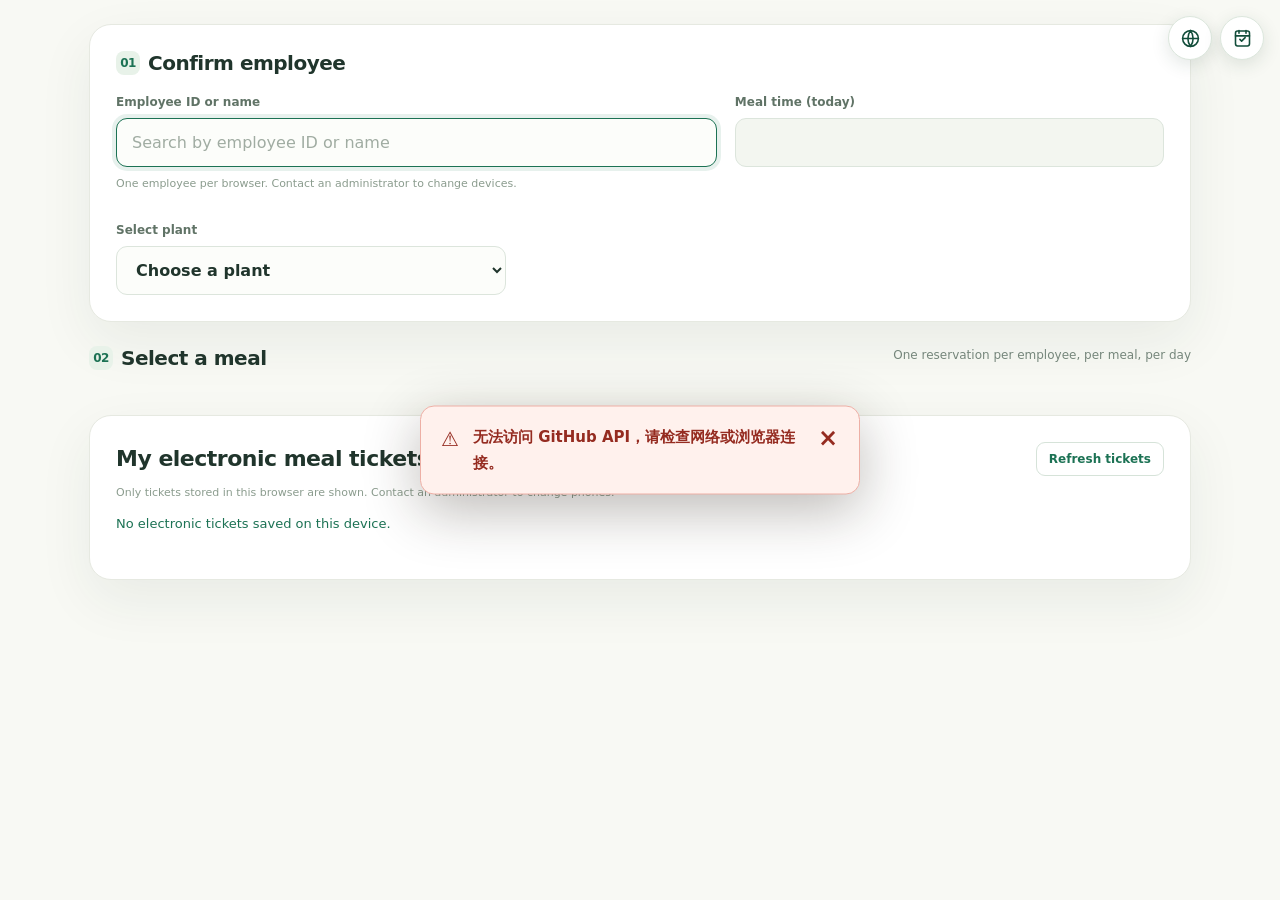
<file: index.html>
<!doctype html>
<html lang="zh-CN">
<head>
  <meta charset="utf-8"><meta name="viewport" content="width=device-width, initial-scale=1">
  <meta name="theme-color" content="#f8f9f4">
  <title>员工用餐预约</title>
  <link rel="stylesheet" href="./styles.css">
</head>
<body class="staff-page">
  <!-- Two fixed, icon-only actions float over the page; they do not reserve a header row. -->
  <nav class="floating-staff-nav" aria-label="快速操作 / Quick actions">
    <label class="language-picker" for="languageSelect">
      <svg class="floating-icon" viewBox="0 0 24 24" fill="none" stroke="currentColor" stroke-width="1.8" stroke-linecap="round" stroke-linejoin="round" aria-hidden="true">
        <circle cx="12" cy="12" r="9"/><path d="M3 12h18M12 3a15 15 0 0 1 0 18M12 3a15 15 0 0 0 0 18"/>
      </svg>
      <select id="languageSelect" aria-label="选择语言 / Choose language / Elegir idioma">
        <option value="zh">中文</option>
        <option value="en">English</option>
        <option value="es">Español (México)</option>
      </select>
    </label>
    <a class="navlink" href="#myReservations" id="jumpToLookup" title="我的预约">
      <svg class="floating-icon" viewBox="0 0 24 24" fill="none" stroke="currentColor" stroke-width="1.8" stroke-linecap="round" stroke-linejoin="round" aria-hidden="true">
        <rect x="4" y="3.5" width="16" height="17" rx="2.4"/><path d="M8 3v3M16 3v3M4 9h16m-11 4 2 2 4-4"/>
      </svg>
      <span class="sr-only" data-i18n="myReservations">我的预约</span>
    </a>
  </nav>
  <main class="shell main compact-main">
    <div id="demoHint" class="notice hidden" data-i18n="demoNotice">🧪 演示模式：数据仅保存在当前浏览器，不会写入正式系统。</div>
    <section class="panel" aria-labelledby="employeeTitle">
      <div class="panel-head"><h2 class="section-title" id="employeeTitle"><span class="step">01</span><span data-i18n="employeeSection">确认员工信息</span></h2></div>
      <div class="fields">
        <div>
          <label class="label" for="employeeInput" data-i18n="employeeId">员工工号或姓名</label>
          <div class="search-wrap"><input id="employeeInput" class="control" type="search" inputmode="search" maxlength="80" autocomplete="off" placeholder="输入工号或员工姓名" aria-autocomplete="list" aria-expanded="false" aria-controls="employeeDropdown"><div id="employeeDropdown" class="dropdown hidden" role="listbox"></div></div>
          <div id="selectedEmployee" class="employee-selected hidden"></div>
          <p class="tiny-note" data-i18n="deviceNotice">每个浏览器只允许绑定一名员工；换设备请联系管理员。</p>
        </div>
        <div><label class="label" for="mealDate" data-i18n="mealDate">用餐时间（当天）</label><input id="mealDate" type="text" class="control fixed-date" readonly aria-readonly="true"></div>
        <div class="plant-field"><label class="label" for="plantSelect" data-i18n="plantLabel">选择 Plant</label>
          <select class="control" id="plantSelect" required><option value="" data-i18n="plantPlaceholder">请选择 Plant</option><option value="D">Plant D</option><option value="G">Plant G</option><option value="B">Plant B</option><option value="H">Plant H</option></select>
        </div>
      </div>
    </section>
    <section class="section-margin" aria-labelledby="mealsTitle"><div class="panel-head" style="margin-bottom:0"><h2 class="section-title" id="mealsTitle"><span class="step">02</span><span data-i18n="chooseMeal">选择预约餐次</span></h2><span class="hint" data-i18n="mealRule">每位员工每天每个餐次限预约一次</span></div><div id="mealsGrid" class="meal-grid"><div class="panel" style="grid-column:1/-1;color:#748b7b" data-i18n="loadingMeals">正在读取餐次设置…</div></div></section>
    <section id="myReservations" class="panel lookup-panel" aria-labelledby="lookupTitle">
      <div class="lookup-head"><h2 id="lookupTitle" data-i18n="ticketMyTitle">我的电子餐票</h2><button id="ticketRefresh" class="action secondary small" type="button" data-i18n="ticketRefresh">刷新餐票状态</button></div>
      <p class="tiny-note" data-i18n="ticketLocalInfo">仅显示保存在本机浏览器中的餐票。更换手机请联系管理员。</p>
      <div id="lookupStatus" class="status" role="status" aria-live="polite"></div>
      <div id="reservationList" class="reservation-list" aria-live="polite"></div>
    </section>
  </main>
  <div class="modal-backdrop" id="reserveModal" role="dialog" aria-modal="true" aria-labelledby="modalTitle" aria-hidden="true"><div class="modal"><button id="closeModal" class="x" aria-label="关闭">×</button><div class="confirm-icon" id="modalEmoji">🥢</div><h2 id="modalTitle"></h2><p id="modalText" class="modal-desc"></p><div class="modal-detail" id="modalDetail"></div><div id="modalStatus" class="status" aria-live="polite"></div><div class="modal-actions"><button id="cancelBtn" class="action secondary" data-i18n="goBack">返回修改</button><button id="confirmBtn" class="action" data-i18n="confirm">确认预约</button></div></div></div>
  <div id="ticketOverlay" class="ticket-overlay hidden" role="dialog" aria-modal="true" aria-labelledby="ticketOverlayTitle" aria-hidden="true">
    <div id="ticketScreen" class="ticket-screen">
      <button type="button" id="ticketClose" class="ticket-overlay-close" aria-label="Close">×</button>
      <div id="ticketMainIcon" class="ticket-big-icon" aria-hidden="true">🎟️</div>
      <h2 id="ticketOverlayTitle"></h2>
      <div id="ticketCode" class="ticket-big-code"></div>
      <p id="ticketDetails" class="ticket-details"></p>
      <div id="ticketEmployee" class="ticket-employee" aria-label="员工信息">
        <div class="ticket-employee-row"><span id="ticketEmployeeNameLabel">员工姓名</span><strong id="ticketEmployeeName"></strong></div>
        <div class="ticket-employee-row"><span id="ticketEmployeeIdLabel">员工工号</span><strong id="ticketEmployeeId"></strong></div>
      </div>
      <!-- V14.5: two real, separately animated ticket pieces, never a success badge. -->
      <div id="ticketTear" class="ticket-tear hidden" aria-hidden="true">
        <div id="ticketTearUpper" class="ticket-tear-half ticket-tear-upper">
          <span class="ticket-tear-glyph" aria-hidden="true">🎟️</span>
          <span id="ticketTearNumberLabel" class="ticket-tear-caption"></span>
          <strong id="ticketTearCode" class="ticket-tear-code"></strong>
          <div class="ticket-tear-person"><span id="ticketTearNameLabel"></span><strong id="ticketTearName"></strong></div>
          <div class="ticket-tear-person"><span id="ticketTearIdLabel"></span><strong id="ticketTearId"></strong></div>
          <div class="ticket-tear-perforation" aria-hidden="true"></div>
        </div>
        <div id="ticketTearLower" class="ticket-tear-half ticket-tear-lower">
          <div class="ticket-tear-perforation" aria-hidden="true"></div>
          <strong id="ticketTearPlant"></strong>
          <strong id="ticketTearMeal"></strong>
          <span class="ticket-tear-lower-icon" aria-hidden="true">✦ ✦ ✦</span>
        </div>
      </div>
      <div id="ticketSlide" class="ticket-slide" role="slider" tabindex="0" aria-valuemin="0" aria-valuemax="100" aria-valuenow="0" aria-label="滑动撕票">
        <span id="ticketSlideKnob" class="ticket-slide-knob">❯❯</span><span id="ticketSlideHint" class="ticket-slide-hint"></span>
      </div>
      <div id="ticketVisual" class="ticket-visual hidden"><span id="ticketMarkerLabel" class="ticket-marker-label" data-i18n="ticketMarkerLabel">随机动态标识</span><div id="ticketSymbol" class="ticket-symbol"></div><div id="ticketSeconds" class="ticket-seconds"></div><div id="ticketCountdown" class="ticket-countdown"></div></div>
      <p id="ticketOverlayStatus" class="ticket-overlay-status" role="status" aria-live="polite"></p>
    </div>
  </div>
  <div id="toast" class="toast" role="status" aria-live="polite" aria-atomic="true"><span id="toastText" class="toast-text"></span><button id="toastDismiss" type="button" class="toast-dismiss" aria-label="关闭">×</button></div>
  <script src="./config.js"></script><script type="module" src="./staff.js"></script>
</body></html>
</file>
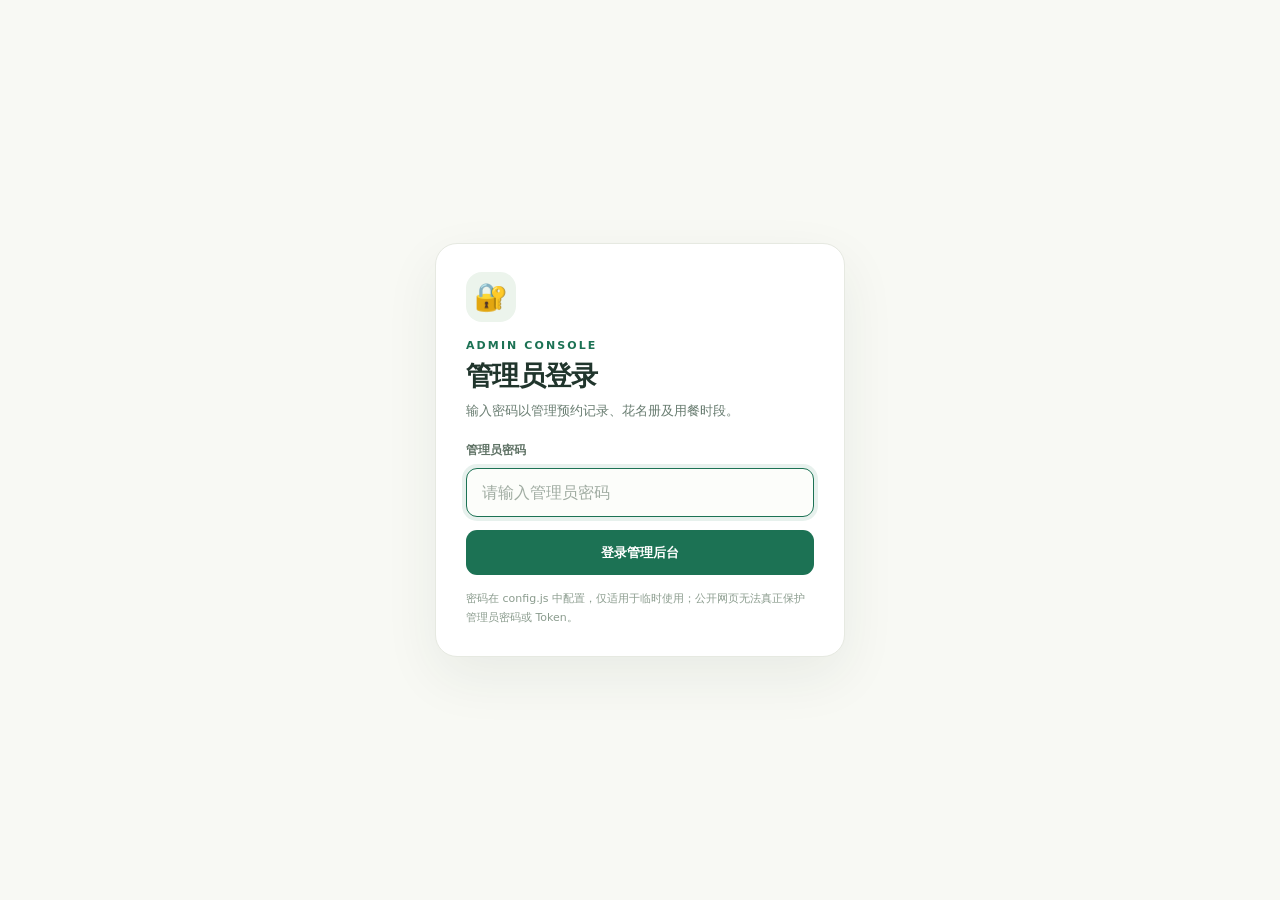
<file: admin.html>
<!doctype html>
<html lang="zh-CN">
<head>
<meta charset="utf-8"><meta name="viewport" content="width=device-width, initial-scale=1">
<meta name="theme-color" content="#f8f9f4"><title>食堂预约管理后台</title>
<!-- 首屏渲染前同步判断是否存在尚未过期的登录 Cookie，避免先显示密码框。 -->
<style>
  html[data-admin-boot="restoring"] #loginArea { display:none !important; }
  #adminBootArea { display:none; }
  html[data-admin-boot="restoring"] #adminBootArea {
    min-height:100dvh; width:100%; display:flex; align-items:center; justify-content:center;
    padding:20px; color:#35684c; background:#f8f9f4; font:600 14px/1.6 system-ui,sans-serif;
  }
  #adminBootArea .boot-message { background:#fff; border:1px solid #e0e9df;
    border-radius:18px; padding:23px 32px; box-shadow:0 16px 48px #193d2710; }
</style>
<script>
  (() => {
    // 此处只做同步的首屏分流；完整的密码指纹校验仍由 admin.js 异步完成。
    const cookieName = 'sanhua_canteen_admin_v7';
    let hasValidExpiry = false;
    try {
      const pair = document.cookie.split(';').map(x => x.trim()).find(x => x.startsWith(cookieName + '='));
      if (pair) {
        const raw = decodeURIComponent(pair.slice(cookieName.length + 1));
        const pieces = raw.split('.');
        const expiresAt = Number(pieces[1]);
        hasValidExpiry = pieces.length === 2 && !!pieces[0] &&
          Number.isSafeInteger(expiresAt) && expiresAt > Date.now();
      }
    } catch { /* Cookie 不可用时显示正常登录页 */ }
    document.documentElement.dataset.adminBoot = hasValidExpiry ? 'restoring' : 'login';
  })();
</script>
<link rel="stylesheet" href="./styles.css">
</head>
<body class="admin-page admin-login-mode">
<div id="adminBootArea" role="status" aria-live="polite"><div class="boot-message">正在进入管理后台…</div></div>
<div id="loginArea" class="login-bg">
  <section class="panel login-panel" aria-labelledby="adminLoginTitle">
    <div class="login-icon" aria-hidden="true">🔐</div>
    <div class="eyebrow">ADMIN CONSOLE</div>
    <h1 id="adminLoginTitle">管理员登录</h1>
    <p class="lead login-subtitle">输入密码以管理预约记录、花名册及用餐时段。</p>
    <form id="loginForm">
      <label class="label" for="adminPassword">管理员密码</label>
      <input id="adminPassword" type="password" class="control" autocomplete="current-password" placeholder="请输入管理员密码" required>
      <button id="loginBtn" class="action" type="submit">登录管理后台</button>
    </form>
    <button class="action ghost hidden" id="demoLoginBtn" style="width:100%;margin-top:10px">🧪 体验管理后台（免密演示）</button>
    <div class="status" id="loginStatus" role="status" aria-live="polite"></div>
    <p class="tiny-note login-note">密码在 config.js 中配置，仅适用于临时使用；公开网页无法真正保护管理员密码或 Token。</p>
  </section>
</div>
<main id="dashboardArea" class="shell admin-shell hidden" style="padding-bottom:75px">
  <div class="admin-heading">
    <h1>管理后台</h1>
    <div class="admin-heading-tools">
      <button id="refreshBtn" class="action secondary small" type="button">↻ 刷新数据</button>
      <span id="updateLabel" class="muted"></span>
    </div>
    <button id="logoutBtn" class="navlink hidden" type="button">退出登录</button>
  </div>
  <div id="adminAlert" class="notice hidden" role="status"></div><div id="demoAdminHint" class="notice hidden">🧪 演示模式：修改仅保存在当前浏览器。正常模式通过 GitHub API 直接读写数据文件。</div>
  <section class="stats" aria-label="关键统计"><div class="stat-card"><div class="muted">员工总数</div><div class="num" id="statEmployee">-</div><div class="muted">花名册中的有效员工</div></div><div class="stat-card"><div class="muted">全部预约</div><div class="num" id="statTotal">-</div><div class="muted">当前全部预约记录</div></div><div class="stat-card"><div class="muted">今日全部预约</div><div class="num" id="statToday">-</div><div class="muted" id="todayLabel">今天</div></div><div class="stat-card"><div class="muted">已开放餐次</div><div class="num" id="statEnabled">-</div><div class="muted">员工预约统计</div></div></section>
  <nav class="tabs" aria-label="管理功能切换"><button type="button" class="tab active" data-tab="reservations">📋 预约管理</button><button type="button" class="tab" data-tab="roster">👥 花名册导入</button><button type="button" class="tab" data-tab="settings">⏰ 餐次与时间设置</button><button type="button" class="tab" data-tab="etickets">🎟️ 电子领餐管理</button></nav>
  <section class="tab-panel active" id="tab-reservations"><div class="panel"><div class="table-head"><div><h2 style="margin-bottom:4px">预约记录</h2><div class="muted" id="filteredCount">加载中…</div></div><button id="exportBtn" class="action secondary small">↓ 导出筛选结果 CSV</button></div><div class="filters-admin"><label class="filter-field"><span class="label">工号 / 员工姓名 / 预约号</span><input class="control" id="fKeyword" type="search" placeholder="输入关键字"></label><label class="filter-field"><span class="label">餐次</span><select class="control" id="fMeal"><option value="">全部餐次</option></select></label><label class="filter-field"><span class="label">用餐日期</span><input class="control" type="date" id="fDate"></label><label class="filter-field"><span class="label">员工工号</span><input class="control" id="fEmployeeId" type="search" placeholder="可单独精准查找"></label><button type="button" id="resetFilterBtn" class="action ghost small">重置筛选</button></div><div class="table-scroll desktop-reservations"><table class="data-table"><thead><tr><th>预约号</th><th>工号</th><th>姓名</th><th>餐次</th><th>Plant</th><th>用餐日期</th><th>时间区间</th><th>预约提交时间</th><th>操作</th></tr></thead><tbody id="reservationTbody"></tbody></table></div><div id="reservationMobile" class="mobile-reservations admin-entries"></div></div></section>
  <section class="tab-panel" id="tab-roster"><div class="roster-split"><div class="panel"><h2>导入员工花名册</h2><p class="lead">支持 Excel（.xlsx / .xls）和 CSV。支持新版完整花名册；第一行必须有 ID/Name 或工号/姓名，导入时保留所有列及其原始列名。</p><label for="rosterFile" class="upload-zone"><span style="font-size:31px">📄</span><strong>点击选择 Excel / CSV 文件</strong><small>自动解析并检查重复工号、空姓名及格式</small><input id="rosterFile" type="file" accept=".xlsx,.xls,.csv"></label><p id="fileInfo" class="tiny-note">尚未选择文件。</p><div class="radio-row"><label><input type="radio" name="importMode" value="merge" checked> 合并更新（保留未出现在文件中的员工）</label></div><div class="radio-row" style="margin-top:-5px"><label><input type="radio" name="importMode" value="replace"> 全量覆盖（移除旧花名册中未出现的员工）</label></div><button id="importBtn" class="action" type="button" disabled>导入花名册到系统</button><div id="importStatus" class="status"></div><div class="notice" style="margin-bottom:0"><strong>注意：</strong>全量覆盖会替换可预约员工名单，但不会删除历史预约。工号含前导零时，建议把 Excel 工号列设置为“文本”。</div></div><div class="panel"><div class="table-head"><div><h2 style="margin-bottom:3px">花名册预览</h2><div class="muted" id="rosterCount">暂无数据</div></div><button type="button" class="action secondary small" id="exportRosterBtn">↓ 导出完整花名册 CSV</button></div><input id="rosterFilter" class="control" type="search" placeholder="搜索当前花名册工号或姓名" style="margin-bottom:15px"><div class="table-scroll"><table class="data-table"><thead><tr><th>员工工号</th><th>员工姓名</th><th>全部资料</th></tr></thead><tbody id="rosterTbody"></tbody></table></div><p id="rosterNote" class="tiny-note"></p><div id="filePreview" class="hidden"><h3 style="margin:18px 0 4px">待导入文件前 5 条</h3><div class="table-scroll"><table class="data-table"><thead><tr><th>工号</th><th>姓名</th></tr></thead><tbody id="filePreviewBody"></tbody></table></div></div></div></div></section>
  <section class="tab-panel" id="tab-settings"><div class="panel"><div class="table-head"><div><h2 style="margin-bottom:5px">自定义餐次与用餐时间</h2><p class="lead" style="margin:0">可新增、修改、删除或启停餐次，并设置中文、英文、墨西哥西班牙语名称和用餐时段。员工仅可预约当天，今日已结束的餐次不可预约。</p></div></div><div class="flex" style="margin:16px 0"><button id="addMealBtn" type="button" class="action secondary small">＋ 新增餐次</button><span class="muted">最多 12 个餐次；删除餐次不会删除历史预约</span></div><div id="configCards" class="config-grid"></div><div class="advanced"><label for="timezoneInput"><span class="label">餐厅所在时区（IANA）</span><select id="timezoneInput" class="control" aria-describedby="timezoneHint"><option value="America/Monterrey">墨西哥 · 蒙特雷 / America/Monterrey</option></select><span id="timezoneHint" class="tiny-note">从下拉列表选择时区，员工端的当前时间和餐次预约时段将按所选时区计算。</span></label></div><div class="tiny-note">系统按所选时区判定当天及餐次是否已结束。每位员工每天每个餐次仅可预约一次。如果两个餐次时间重叠，同一员工在重叠时段也不能重复预约。</div><div class="flex" style="margin-top:20px"><button id="saveSettingsBtn" class="action">保存餐次配置</button><span id="settingsStatus" class="status" role="status"></span></div></div></section>
  <section class="tab-panel" id="tab-etickets"><div class="panel">
    <h2>电子领餐管理</h2><p class="lead">电子备用餐票默认关闭。只有启用后，员工才可以在有效餐次时间内现场滑动撕票。</p>
    <div class="eticket-toggle-row"><label class="checkbox-label"><input id="eTicketEnabled" type="checkbox"> 启用电子领餐模式</label><button id="saveTicketMode" class="action small">保存开关</button></div>
    <div id="eTicketModeStatus" class="status" role="status"></div>
    <div class="eticket-stat-grid"><div><strong id="eTicketPending">0</strong><span>待领餐</span></div><div><strong id="eTicketUsed">0</strong><span>已使用</span></div><div><strong id="eTicketException">0</strong><span>异常待处理</span></div></div>
    <div class="device-admin-box">
      <h3>📱 员工设备绑定管理（V14.6）</h3>
      <p class="lead">一个浏览器只对应一名员工。更换设备请优先使用下方“换设备重新签发”；没有未使用餐票时，可按工号重置绑定，管理员生成一次性绑定链接，新设备先激活再重新预约。</p>
      <div class="lookup-row"><input id="deviceResetEmployeeId" class="control" type="search" inputmode="numeric" placeholder="输入需重置的完整员工工号" aria-label="需重置设备绑定的员工工号"><button id="deviceResetBtn" class="action secondary" type="button">重置设备绑定</button></div>
      <div id="deviceResetStatus" class="status" role="status"></div>
      <p class="tiny-note">重置不会删除或恢复已用餐票；所有未使用的旧票会暂时停用，需管理员重新签发。清除浏览器数据不等于解绑；网页不具备可靠的硬件设备识别能力。</p>
    </div>
    <h3>餐票查询与异常处理</h3><label class="label" for="ticketAdminSearch">预约编号或员工工号</label>
    <div class="lookup-row"><input id="ticketAdminSearch" class="control" type="search" placeholder="如 261021-B-0001 或 106"><button id="ticketAdminFind" class="action secondary" type="button">查询</button></div>
    <div id="ticketAdminResults" class="ticket-admin-results"></div>
    <div id="ticketAdminStatus" class="status" role="status"></div>
    <p class="tiny-note">重新签发会使该员工旧设备绑定进入待激活状态，其他未使用的旧票会暂停核销（如需继续使用须逐张重新签发）。管理员应核对员工工牌后，通过可信方式将一次性转移链接交给员工。链接持有人可取得该餐票资格，不应公开转发。</p>
    <div id="ticketTransferBox" class="hidden"><label class="label">新设备一次性链接（餐票重新签发／设备绑定重置）</label><textarea id="ticketTransferLink" class="control" rows="3" readonly></textarea><button id="ticketTransferCopy" class="action secondary small" type="button">复制链接</button></div>
  </div></section>
</main>
<dialog id="rosterDetailDialog" class="roster-dialog"><div class="table-head"><h2 id="rosterDetailTitle">员工完整资料</h2><button type="button" class="action secondary small" id="closeRosterDetail">关闭</button></div><div id="rosterDetailRows" class="roster-detail-rows"></div></dialog>
<footer class="shell admin-shell footer"><span>食堂预约管理</span><span>预约数据保存在 sanhua-canteen 仓库的 data 分支</span></footer>
<script src="./config.js"></script><script type="module" src="./admin.js"></script>
</body></html>
</file>
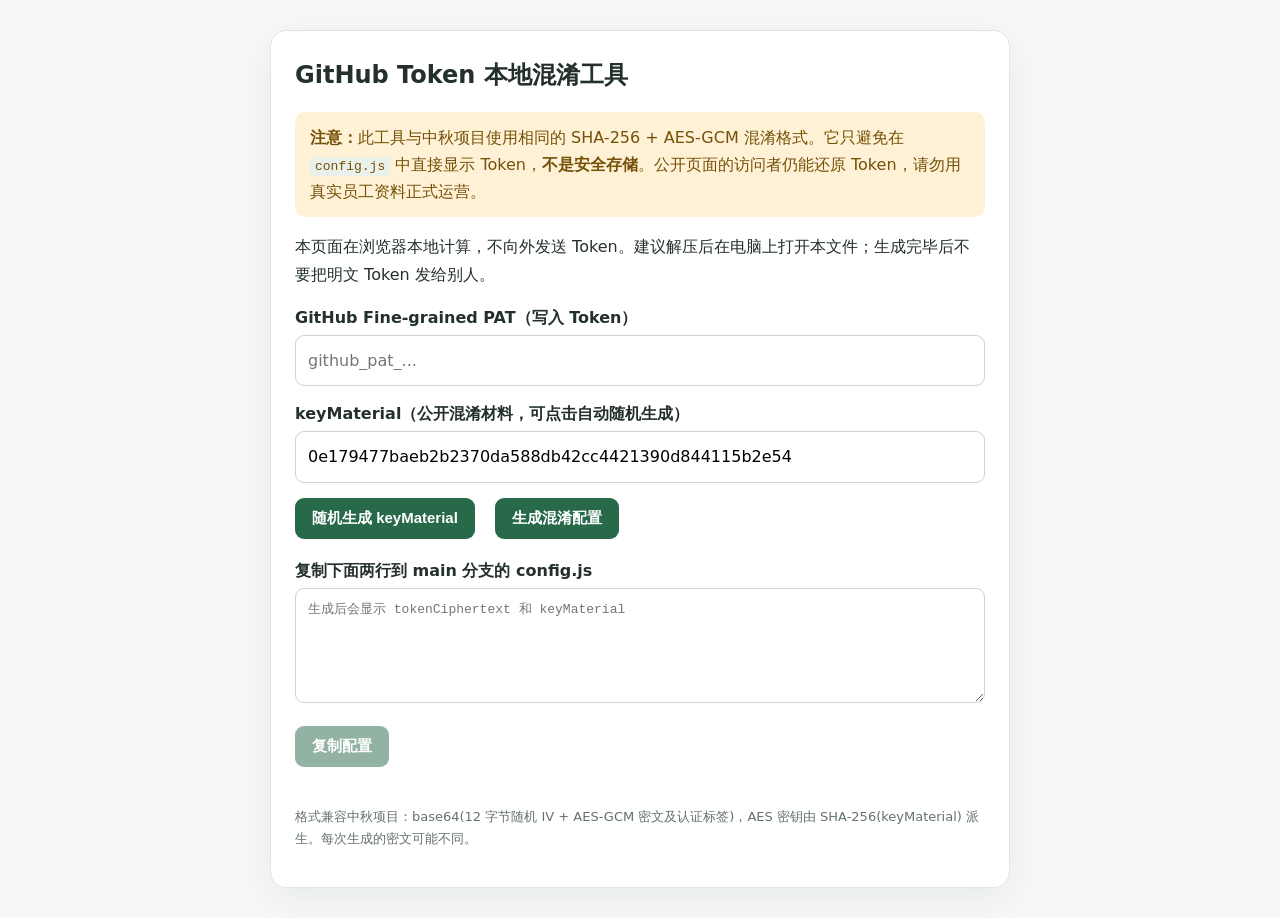
<file: token-tool.html>
<!doctype html>
<html lang="zh-CN"><head><meta charset="utf-8"><meta name="viewport" content="width=device-width,initial-scale=1">
<title>sanhua-canteen · GitHub Token 混淆工具</title>
<style>
:root{color-scheme:light}body{font-family:system-ui,"Microsoft YaHei",sans-serif;max-width:740px;margin:30px auto;padding:0 18px;color:#23302b;background:#f6f8f5;line-height:1.7}
main{background:white;border:1px solid #e0e6df;border-radius:16px;padding:24px;box-shadow:0 10px 32px #16352710}
h1{font-size:24px;margin-top:0}label{display:block;margin:14px 0 4px;font-weight:650}input,textarea{width:100%;box-sizing:border-box;padding:11px 12px;border:1px solid #cbd6cc;border-radius:9px;background:#fff;font:inherit;min-height:44px}
textarea{font:13px Consolas,monospace;min-height:115px}button{cursor:pointer;border:0;border-radius:9px;background:#28694a;color:#fff;padding:11px 17px;font-weight:650;font-size:15px;margin:15px 10px 4px 0}button:disabled{opacity:.5;cursor:default}.warn{background:#fff1d5;color:#755109;padding:12px 15px;border-radius:10px}
.hint{color:#647369;font-size:13px}.actions{display:flex;gap:10px;flex-wrap:wrap}code{background:#e9f1ea;padding:2px 5px;border-radius:4px}#status{min-height:22px;color:#28694a}
</style></head><body><main>
<h1>GitHub Token 本地混淆工具</h1>
<p class="warn"><strong>注意：</strong>此工具与中秋项目使用相同的 SHA-256 + AES-GCM 混淆格式。它只避免在 <code>config.js</code> 中直接显示 Token，<strong>不是安全存储</strong>。公开页面的访问者仍能还原 Token，请勿用真实员工资料正式运营。</p>
<p>本页面在浏览器本地计算，不向外发送 Token。建议解压后在电脑上打开本文件；生成完毕后不要把明文 Token 发给别人。</p>
<label for="tokenInput">GitHub Fine-grained PAT（写入 Token）</label>
<input id="tokenInput" type="password" autocomplete="off" spellcheck="false" placeholder="github_pat_...">
<label for="materialInput">keyMaterial（公开混淆材料，可点击自动随机生成）</label>
<input id="materialInput" type="text" autocomplete="off" spellcheck="false">
<div class="actions"><button id="makeMaterial" type="button">随机生成 keyMaterial</button><button id="makeCipher" type="button">生成混淆配置</button></div>
<label for="output">复制下面两行到 main 分支的 config.js</label>
<textarea id="output" readonly placeholder="生成后会显示 tokenCiphertext 和 keyMaterial"></textarea>
<div class="actions"><button id="copyBtn" disabled type="button">复制配置</button></div>
<div id="status" role="status"></div>
<p class="hint">格式兼容中秋项目：base64(12 字节随机 IV + AES-GCM 密文及认证标签)，AES 密钥由 SHA-256(keyMaterial) 派生。每次生成的密文可能不同。</p>
</main><script>
const el=id=>document.getElementById(id);
function b64(bytes){let s='';for(let i=0;i<bytes.length;i+=0x8000)s+=String.fromCharCode(...bytes.subarray(i,i+0x8000));return btoa(s)}
function randomMaterial(){return Array.from(crypto.getRandomValues(new Uint8Array(24)),b=>b.toString(16).padStart(2,'0')).join('')}
el('makeMaterial').onclick=()=>{el('materialInput').value=randomMaterial();el('status').textContent='已生成新的随机材料。'};
el('makeCipher').onclick=async()=>{
  const token=el('tokenInput').value.trim(),material=el('materialInput').value.trim();
  if(!token || !material){el('status').textContent='请先填写 Token 与 keyMaterial';return}
  if(!crypto?.subtle){el('status').textContent='浏览器当前不支持 Web Crypto，请通过 localhost 或 HTTPS 打开。';return}
  el('makeCipher').disabled=true;
  try{
    const digest=await crypto.subtle.digest('SHA-256',new TextEncoder().encode(material));
    const key=await crypto.subtle.importKey('raw',digest,{name:'AES-GCM'},false,['encrypt']);
    const iv=crypto.getRandomValues(new Uint8Array(12));
    const enc=new Uint8Array(await crypto.subtle.encrypt({name:'AES-GCM',iv},key,new TextEncoder().encode(token)));
    const packed=new Uint8Array(iv.length+enc.length);packed.set(iv);packed.set(enc,iv.length);
    el('output').value=`tokenCiphertext: '${b64(packed)}',\nkeyMaterial: '${material}',`;
    el('copyBtn').disabled=false;el('tokenInput').value='';el('status').textContent='已生成。请把两行配置复制到 config.js，然后保存。';
  }catch(e){el('status').textContent='生成失败：'+e.message}finally{el('makeCipher').disabled=false}
};
el('copyBtn').onclick=async()=>{
  try{await navigator.clipboard.writeText(el('output').value);el('status').textContent='已复制到剪贴板';}
  catch{el('output').focus();el('output').select();el('status').textContent='浏览器无法自动复制，请按 Ctrl+C 复制选中内容';}
};
el('materialInput').value=randomMaterial();
</script></body></html>
</file>
<file: styles.css>
:root{--ink:#20352c;--muted:#75867b;--green:#1c7254;--green-dark:#124d3a;--line:#e6e9e1;--cream:#f8f9f4;--white:#fff;--gold:#c7a36e;--red:#b74f46;--shadow:0 20px 55px rgba(29,62,43,.07)}
*{box-sizing:border-box}html{scroll-behavior:smooth}body{margin:0;color:var(--ink);font-family:Inter,"PingFang SC","Microsoft YaHei",system-ui,sans-serif;background:var(--cream);-webkit-font-smoothing:antialiased}button,input,select{font:inherit}button{cursor:pointer}button:disabled{opacity:.55;cursor:not-allowed}a{color:inherit;text-decoration:none}.shell{max-width:1150px;margin:0 auto;padding:0 24px}.topbar{height:76px;display:flex;justify-content:space-between;align-items:center;border-bottom:1px solid rgba(33,71,50,.09);gap:15px}.logo{display:flex;align-items:center;gap:12px;font-weight:850;letter-spacing:-.5px;font-size:20px}.logo-mark{display:grid;place-items:center;height:40px;width:40px;border-radius:13px;background:var(--green-dark);color:#fff;font-size:20px}.logo small{display:block;font-size:10px;font-weight:650;letter-spacing:2px;color:var(--muted);margin-top:1px}.topnav{display:flex;gap:10px;align-items:center}.navlink{font-size:13px;font-weight:700;border:1px solid var(--line);padding:10px 15px;border-radius:100px;background:#fff}.navlink:hover{border-color:var(--green);color:var(--green)}.main{padding-top:35px;padding-bottom:70px}.eyebrow{text-transform:uppercase;letter-spacing:2.1px;font-size:11px;font-weight:850;color:var(--green)}h1,h2,h3,p{margin-top:0}h1{font-size:clamp(30px,5vw,49px);letter-spacing:-1.4px;line-height:1.15;margin-bottom:15px}h2{font-size:22px;letter-spacing:-.5px}.lead{line-height:1.85;color:#687c70;font-size:14px}.hero{background:linear-gradient(118deg,#e9f1e7 0%,#f8f7ee 70%);border:1px solid #e1e9dc;border-radius:25px;display:grid;grid-template-columns:1.5fr 1fr;padding:34px 40px;gap:22px;overflow:hidden;position:relative;min-height:232px}.hero:after{content:"";position:absolute;width:270px;height:270px;border-radius:100%;border:38px solid rgba(204,173,112,.16);right:-90px;top:-135px;pointer-events:none}.hero h1{position:relative;z-index:1}.hero-art{display:flex;justify-content:flex-end;align-items:center;font-size:103px;position:relative;z-index:1;filter:drop-shadow(0 14px 12px rgba(30,80,42,.13))}.hero .lead{max-width:570px;margin:0}.notice{margin:22px 0;padding:13px 18px;border-radius:14px;background:#edf4eb;color:#46745b;border:1px solid #d9e8d9;font-size:13px;line-height:1.6}.notice.error{background:#fff0ed;border-color:#f1d7d0;color:#b34d40}.notice.hidden,.hidden{display:none!important}.panel{background:var(--white);border:1px solid var(--line);border-radius:22px;box-shadow:var(--shadow);padding:26px}.panel-head{display:flex;justify-content:space-between;align-items:flex-start;gap:12px;margin-bottom:20px}.step{display:inline-flex;align-items:center;justify-content:center;width:24px;height:24px;border-radius:8px;background:#e8f2e9;color:var(--green);font-size:12px;font-weight:900;margin-right:8px}.section-title{display:flex;align-items:center;font-size:20px;margin:0}.hint{color:var(--muted);font-size:12px;line-height:1.6}.fields{display:grid;grid-template-columns:1.4fr 1fr;gap:18px}.label{font-size:12px;color:#607366;font-weight:750;display:block;margin-bottom:9px}.control{width:100%;height:49px;border:1px solid #dce5dc;background:#fcfdfa;border-radius:11px;color:var(--ink);padding:0 15px;outline:none;transition:box-shadow .2s,border-color .2s}.control:focus{border-color:var(--green);box-shadow:0 0 0 4px #1c72541a}.control::placeholder{color:#a0aca2}.search-wrap{position:relative}.dropdown{position:absolute;z-index:30;top:calc(100% + 5px);left:0;right:0;border-radius:13px;border:1px solid var(--line);background:#fff;box-shadow:0 15px 50px #253d2c26;max-height:260px;overflow-y:auto}.dropdown-item{display:flex;justify-content:space-between;gap:8px;padding:13px 15px;cursor:pointer;border-bottom:1px solid #f0f2ed;font-size:13px}.dropdown-item:hover,.dropdown-item.active{background:#edf6ef}.dropdown-item span{font-weight:800;color:var(--green)}.dropdown-item small{color:#74867d}.dropdown-message{padding:16px;color:var(--muted);font-size:12px}.employee-selected{background:#eaf5ec;border:1px solid #d2e9d9;margin-top:13px;padding:11px 14px;border-radius:11px;color:var(--green-dark);font-size:13px;display:flex;gap:9px;align-items:center;justify-content:space-between}.employee-selected button{background:none;border:0;font-size:12px;color:var(--green);text-decoration:underline}.tiny-note{font-size:11px;color:#8b9c8e;margin-top:8px;line-height:1.7}.section-margin{margin-top:24px}.meal-grid{display:grid;grid-template-columns:repeat(3,minmax(0,1fr));gap:15px;margin-top:20px}.meal-card{background:#fff;border:1px solid var(--line);padding:22px;border-radius:19px;min-height:231px;display:flex;flex-direction:column;transition:border .2s,transform .2s}.meal-card:hover{border-color:#bdcfc0;transform:translateY(-2px)}.meal-card.disabled{background:#f9f9f6;opacity:.68}.meal-top{display:flex;align-items:center;justify-content:space-between;gap:8px;margin-bottom:15px}.meal-emoji{font-size:35px}.pill{font-size:10px;font-weight:800;border-radius:99px;padding:6px 9px;background:#e8f3e8;color:#327452}.pill.lock{background:#f0f0ea;color:#788477}.meal-card h3{font-size:22px;margin:0 0 4px}.meal-card .subtitle{font-size:12px;color:var(--muted);margin-bottom:16px}.meal-time{font-size:13px;color:#51695b;font-weight:650;margin-bottom:16px}.action{padding:12px 18px;border:0;border-radius:11px;background:var(--green);color:#fff;font-size:13px;font-weight:800;transition:background .2s}.action:hover{background:var(--green-dark)}.action.ghost{background:#ebf3eb;color:var(--green)}.action.secondary{background:#fff;border:1px solid #d6e3d9;color:var(--green)}.action.danger{background:#fff1ef;border:1px solid #f6d4cf;color:#af4239}.action.small{padding:9px 12px;font-size:12px;border-radius:9px}.meal-card .action{margin-top:auto;width:100%}.status{font-size:13px;line-height:1.65;margin-top:11px;min-height:20px;color:var(--green)}.status.error{color:var(--red)}.lookup-panel{margin-top:25px}.lookup-head{display:flex;justify-content:space-between;align-items:center;gap:12px}.lookup-head h2{margin:0}.lookup-row{display:flex;gap:11px;margin-top:18px}.lookup-row .control{flex:1;min-width:0}.reservation-list{display:grid;gap:12px;margin-top:18px}.res-item{display:grid;grid-template-columns:1fr auto;gap:10px;padding:16px 18px;background:#f8faf6;border:1px solid #e5ece3;border-radius:13px}.res-item strong{font-size:14px}.res-item small{display:block;color:var(--muted);margin-top:7px;font-size:12px;line-height:1.7}.code{font-size:19px;color:var(--green);font-weight:900;letter-spacing:1px;font-variant-numeric:tabular-nums}.res-item .code{align-self:center}.footer{padding:27px 0 34px;border-top:1px solid var(--line);display:flex;gap:12px;justify-content:space-between;color:#8da096;font-size:11px}.modal-backdrop{position:fixed;inset:0;background:rgba(15,33,24,.54);z-index:100;display:none;align-items:center;justify-content:center;padding:20px}.modal-backdrop.on{display:flex}.modal{width:min(100%,470px);border-radius:24px;background:#fff;box-shadow:0 30px 80px #091d1644;padding:30px;position:relative}.modal .x{position:absolute;right:18px;top:14px;border:0;background:#f1f4ee;border-radius:100%;width:32px;height:32px;font-size:20px;color:#60816b}.confirm-icon{font-size:44px;margin:0 0 13px}.modal h2{margin:0 0 10px}.modal-desc{line-height:1.9;color:#678071;font-size:13px}.modal-detail{margin:18px 0;background:#f3f7f1;border-radius:12px;padding:16px;font-size:14px;line-height:2}.modal-detail strong{color:var(--green)}.modal-actions{display:flex;gap:10px;margin-top:18px}.modal-actions .action{flex:1}.toast{position:fixed;z-index:2500;bottom:calc(23px + env(safe-area-inset-bottom, 0px));left:50%;transform:translateX(-50%);background:var(--green-dark);color:#fff;padding:13px 22px;border-radius:14px;box-shadow:0 12px 35px #001d1640;max-width:min(500px,90vw);font-size:13px;line-height:1.55;display:none;overflow-wrap:anywhere}.toast.show{display:flex;align-items:flex-start;gap:14px}.toast-text{min-width:0}.toast-dismiss{display:none;flex:none;border:0;border-radius:8px;background:transparent;color:inherit;font-size:24px;font-weight:650;line-height:1;padding:1px 3px;cursor:pointer}.toast-dismiss:focus-visible{outline:2px solid currentColor;outline-offset:2px}.toast.error{top:50%;bottom:auto;transform:translate(-50%,-50%);width:max-content;max-width:min(440px,calc(100vw - 32px));max-height:min(70vh,520px);overflow-y:auto;padding:18px 18px 18px 20px;background:#fff1ed;color:#952b20;border:1px solid #edafa5;box-shadow:0 16px 56px #26190f4d;font-size:15px;font-weight:650;line-height:1.7}.toast.error::before{content:'⚠';font-size:20px;line-height:1.4;flex:none}.toast.error .toast-dismiss{display:block}
@media(max-width:480px){.toast.error{max-width:calc(100vw - 32px);padding:16px;font-size:14px}}
@media(prefers-reduced-motion:reduce){.toast{animation:none!important}}
/* Admin */
.admin-shell{max-width:1240px}.admin-heading{display:flex;align-items:flex-start;justify-content:space-between;gap:20px;padding:34px 0 25px}.admin-heading h1{font-size:34px;margin:8px 0 8px}.flex{display:flex;align-items:center;gap:10px;flex-wrap:wrap}.muted{font-size:12px;color:var(--muted)}.stats{display:grid;grid-template-columns:repeat(4,1fr);gap:14px}.stat-card{background:#fff;border-radius:16px;border:1px solid var(--line);padding:20px}.stat-card .num{font-size:31px;font-weight:850;color:var(--green-dark);margin:9px 0 3px}.tabs{display:flex;gap:8px;margin:24px 0 18px;border-bottom:1px solid var(--line);padding-bottom:10px;overflow-x:auto}.tab{border:0;border-radius:10px;padding:11px 19px;background:transparent;color:#728779;font-weight:800;white-space:nowrap}.tab.active{background:#e5f0e6;color:var(--green)}.tab-panel{display:none}.tab-panel.active{display:block}.filters-admin{display:grid;grid-template-columns:1fr 1fr 1fr 1fr auto;gap:10px;align-items:end;margin-bottom:17px}.filter-field .label{margin-bottom:6px}.filter-field .control{height:42px}.table-scroll{overflow-x:auto}.data-table{border-collapse:collapse;width:100%;font-size:13px}.data-table th{color:#819287;font-size:11px;text-align:left;font-weight:800;background:#f7faf6;white-space:nowrap}.data-table th,.data-table td{padding:14px 12px;border-bottom:1px solid #edf0eb}.data-table td{white-space:nowrap}.data-table tr:hover td{background:#fafcf9}.data-table .id-cell{font-weight:800;color:var(--green);letter-spacing:.5px}.table-head{display:flex;align-items:center;justify-content:space-between;gap:10px;margin-bottom:17px}.admin-empty{text-align:center;padding:42px 0;color:var(--muted);font-size:13px}.upload-zone{display:grid;place-items:center;min-height:145px;text-align:center;border:2px dashed #ccded0;border-radius:15px;background:#f9fcf7;cursor:pointer;padding:16px}.upload-zone input{display:none}.upload-zone strong{display:block;margin:7px 0;font-size:15px}.upload-zone small{color:var(--muted)}.roster-split{display:grid;grid-template-columns:1fr 1.15fr;gap:20px}.tip-list{color:#6b8171;font-size:13px;line-height:2}.radio-row{display:flex;align-items:center;gap:16px;margin:15px 0;font-size:13px}.radio-row label{display:flex;gap:5px;align-items:center;cursor:pointer}.config-grid{display:grid;grid-template-columns:repeat(3,minmax(0,1fr));gap:14px;margin:18px 0}.config-card{border:1px solid var(--line);border-radius:17px;padding:19px;background:#fcfdfb}.config-card h3{margin-bottom:7px}.times{display:grid;grid-template-columns:1fr 1fr;gap:10px;margin-top:18px}.times input{min-width:0}.toggle-line{display:flex;gap:9px;align-items:center;margin-top:15px;font-size:13px;font-weight:700}.advanced{display:grid;grid-template-columns:1fr 1fr;gap:15px;margin-top:20px}.login-bg{min-height:calc(100vh - 77px);display:grid;place-items:center;padding:35px 20px}.login-panel{width:100%;max-width:430px}.login-panel h1{font-size:30px}.login-panel .control{margin:8px 0 16px}.login-panel .action{width:100%}.admin-row-actions{display:flex;gap:7px}.desktop-only{display:initial}.mobile-reservations{display:none}.admin-entries{gap:10px}.admin-entry{padding:16px;border:1px solid var(--line);border-radius:14px}.admin-entry .item-head{display:flex;justify-content:space-between;gap:10px}.admin-entry .item-meta{font-size:12px;color:var(--muted);margin:9px 0;line-height:1.9}.admin-entry .action{margin-top:5px}
@media(max-width:850px){.meal-grid{grid-template-columns:repeat(2,minmax(0,1fr))}.stats{grid-template-columns:repeat(2,minmax(0,1fr))}.filters-admin{grid-template-columns:repeat(2,1fr)}.roster-split{grid-template-columns:1fr}.hero-art{font-size:77px}.hero{grid-template-columns:1.65fr 1fr}.config-grid{grid-template-columns:1fr 1fr}}
@media(max-width:600px){.shell{padding:0 16px}.topbar{height:67px}.logo{font-size:17px}.logo-mark{width:35px;height:35px}.navlink{font-size:11px;padding:8px 10px}.main{padding-top:18px}.hero{padding:26px 23px;grid-template-columns:1fr;min-height:225px}.hero-art{position:absolute;right:14px;bottom:4px;font-size:59px;opacity:.3}.hero h1{font-size:35px}.hero .lead{position:relative;z-index:1;max-width:88%;font-size:12px}.panel{padding:19px}.fields{grid-template-columns:1fr}.meal-grid{grid-template-columns:1fr}.meal-card{min-height:185px;padding:19px}.meal-card .meal-top{margin-bottom:4px}.meal-card h3{font-size:20px}.meal-card .subtitle{margin-bottom:7px}.meal-card .meal-time{margin-bottom:11px}.lookup-head{align-items:flex-start}.lookup-head h2{font-size:19px}.lookup-row{flex-direction:column}.res-item{grid-template-columns:1fr}.res-item .code{font-size:17px}.footer{flex-direction:column}.admin-heading{display:block;padding-top:26px}.admin-heading h1{font-size:29px}.admin-heading .flex{margin-top:14px}.stats{gap:9px}.stat-card{padding:14px}.stat-card .num{font-size:25px}.tabs{margin-top:17px}.filters-admin{grid-template-columns:1fr 1fr}.filters-admin .action{grid-column:span 2}.data-table{min-width:650px}.mobile-reservations{display:grid}.desktop-reservations{display:none}.config-grid,.advanced{grid-template-columns:1fr}.modal{padding:23px}.modal-actions{flex-direction:column-reverse}}
/* v2: compact employee layout, locked calendar day, language switch and configurable meals */
.compact-main{padding-top:25px;padding-bottom:55px}
.staff-topbar{height:73px}
.language-btn{white-space:nowrap;color:var(--green-dark)}
.fixed-date{background:#f3f6f0;cursor:default;color:#526f5c;font-weight:750}
.meal-grid{grid-template-columns:repeat(auto-fit,minmax(235px,1fr))}
.meal-card .subtitle:empty{display:none}
.config-grid{grid-template-columns:repeat(auto-fit,minmax(275px,1fr))}
.config-card .meal-name-fields{display:grid;grid-template-columns:1fr;gap:9px;margin:14px 0}
.config-card .meal-name-fields .label{margin-bottom:5px}
.config-card .meal-name-fields .control{height:41px}
.config-card .meal-card-header{display:flex;justify-content:space-between;align-items:center;gap:8px}
.config-card .meal-card-header .btn-row{display:flex;gap:5px}
.config-card .meal-card-header .small{padding:7px 10px}
@media(max-width:600px){.staff-topbar .logo{font-size:15px}.staff-topbar .topnav{gap:6px}.staff-topbar .navlink{font-size:11px;padding:8px 9px}}

/* V3: explicitly selectable language; compact admin sign-in view */
.language-picker{
  display:inline-flex;align-items:center;position:relative;gap:7px;
  min-height:39px;padding:0 12px;border:1px solid var(--line);border-radius:100px;
  background:#fff;color:var(--green-dark);font-size:13px;font-weight:750;
  transition:border-color .2s,box-shadow .2s;
}
.language-picker:hover{border-color:var(--green)}
.language-picker:focus-within{border-color:var(--green);box-shadow:0 0 0 4px #1c72541a}
.language-picker .language-icon{font-size:14px;flex:none}
.language-picker select{
  appearance:none;-webkit-appearance:none;border:0;background:transparent;
  color:inherit;font-weight:750;font-size:13px;outline:0;cursor:pointer;
  padding:8px 15px 8px 0;max-width:150px;min-width:0;
}
.language-picker select option{background:#fff;color:#253b30}
.language-chevron{position:absolute;right:10px;top:50%;transform:translateY(-55%);font-size:17px;pointer-events:none;color:var(--green-dark)}
/* Login only fills the viewport; the dashboard scrolls normally after signing in. */
body.admin-login-mode{height:100dvh;min-height:100vh;display:flex;flex-direction:column;overflow:hidden}
.admin-login-mode > .topbar{flex:none;width:100%}
.admin-login-mode .login-bg{flex:1;min-height:0;display:flex;align-items:center;justify-content:center;padding:16px 20px}
.admin-login-mode > .footer{display:none}
.login-panel{max-width:410px;padding:28px 30px}
.login-icon{width:50px;height:50px;display:grid;place-items:center;background:#ecf4ec;border-radius:16px;font-size:27px;margin:0 0 17px}
.login-panel .eyebrow{margin-bottom:8px}
.login-panel h1{font-size:27px;margin-bottom:10px;letter-spacing:-.7px}
.login-panel .login-subtitle{font-size:13px;margin-bottom:20px;line-height:1.6}
.login-panel .control{margin:0 0 13px}
.login-panel .action{min-height:45px}
.login-panel .status{margin-top:8px;min-height:0}
.login-panel .login-note{margin-top:15px;margin-bottom:0}
@media(max-width:600px){
  .language-picker{padding:0 9px;gap:4px;min-height:36px}
  .language-picker select{max-width:100px;font-size:12px;padding-right:14px}
  .language-chevron{right:8px}
  .login-panel{padding:23px 22px}
  .admin-login-mode .login-bg{padding:12px 16px}
}
@media(max-height:600px){
  body.admin-login-mode{height:auto;min-height:100dvh;overflow-y:auto}
  .admin-login-mode .login-bg{min-height:0;padding:12px 16px}
  .login-panel{padding:18px 22px}
  .login-icon{display:none}
  .login-panel .login-subtitle{margin-bottom:13px}
}

/* V6 — Floating icon-only controls. No blank header row above the form. */
.staff-page .meal-grid{grid-template-columns:repeat(3,minmax(0,1fr))}
.staff-page .compact-main{padding-top:24px}
.sr-only{position:absolute!important;width:1px;height:1px;padding:0;margin:-1px;overflow:hidden;clip:rect(0,0,0,0);white-space:nowrap;border:0}
.staff-page .floating-staff-nav{
  position:fixed;
  top:16px;
  right:16px;
  z-index:60;
  display:flex;
  align-items:center;
  gap:8px;
  padding:0;
  background:none;
  box-shadow:none;
}
.staff-page .floating-staff-nav .language-picker,
.staff-page .floating-staff-nav .navlink{
  width:44px;height:44px;min-height:44px;
  padding:0;margin:0;
  display:flex;align-items:center;justify-content:center;
  position:relative;border:1px solid #dbe6dc;
  border-radius:50%;background:#fff;
  color:var(--green-dark);
  box-shadow:0 5px 18px rgba(29,62,43,.13);
  transition:background .2s,border-color .2s,box-shadow .2s;
}
.staff-page .floating-staff-nav .language-picker:hover,
.staff-page .floating-staff-nav .navlink:hover{background:#ebf4ed;border-color:#8db69d}
.staff-page .floating-staff-nav .navlink:focus-visible,
.staff-page .floating-staff-nav .language-picker:focus-within{
  outline:2px solid var(--green);outline-offset:3px;
}
.staff-page .floating-staff-nav .floating-icon{width:21px;height:21px;pointer-events:none;flex:none}
/* Keep the native dropdown behaviour and keyboard/assistive-tech access;
   its visible face is replaced by the globe icon. */
.staff-page .floating-staff-nav .language-picker select{
  position:absolute;inset:0;width:100%;height:100%;
  opacity:0;cursor:pointer;appearance:auto;
  padding:0;margin:0;max-width:none;border:0;
}
.meals-empty{grid-column:1/-1;text-align:center;color:var(--muted);font-size:14px;line-height:1.7;padding:34px 20px}
@media(max-width:850px){.staff-page .meal-grid{grid-template-columns:repeat(2,minmax(0,1fr))}}
@media(max-width:600px){
  .staff-page .meal-grid{grid-template-columns:1fr}
  .staff-page .compact-main{padding-top:15px}
  .staff-page .floating-staff-nav{top:10px;right:10px;gap:7px}
  .staff-page .floating-staff-nav .language-picker,
  .staff-page .floating-staff-nav .navlink{width:40px;height:40px;min-height:40px}
  .staff-page .floating-staff-nav .floating-icon{width:19px;height:19px}
}

/* V7: Hide the empty header during login, leave logout at the right after login. */
.admin-actions-bar{justify-content:flex-end;}
body.admin-login-mode > .admin-actions-bar{display:none;}
body.admin-login-mode .login-bg{min-height:100dvh;}
@media(max-height:600px){body.admin-login-mode .login-bg{min-height:100dvh;}}

/* V8: Admin dashboard title and logout share one compact top row. */
.admin-heading{display:flex;align-items:center;justify-content:space-between;flex-wrap:nowrap;gap:14px;padding:23px 0 20px}
.admin-heading h1{font-size:32px;line-height:1.2;margin:0;white-space:nowrap}
.admin-heading-tools{display:flex;align-items:center;justify-content:flex-end;gap:10px;margin-left:auto;white-space:nowrap}
.admin-heading > #logoutBtn{flex:none;white-space:nowrap}
@media(max-width:600px){
  .admin-heading{display:grid;grid-template-columns:minmax(0,1fr) auto;grid-template-areas:"title logout" "tools tools";column-gap:10px;row-gap:10px;padding:18px 0 16px}
  .admin-heading h1{grid-area:title;font-size:27px;min-width:0}
  .admin-heading-tools{grid-area:tools;justify-self:end;margin:0;flex-wrap:wrap}
  .admin-heading > #logoutBtn{grid-area:logout}
}

/* V11: make the mobile reservation-lookup field match the employee-search field.
   The desktop flex:1 rule must not shrink the input in a column flex container. */
@media (max-width:600px){
  .staff-page .lookup-row .control{
    flex:none;
    width:100%;
    height:49px;
    min-height:49px;
    padding:0 15px;
    border-radius:11px;
    font-size:16px;
  }
}

/* V12 — separate required Plant dropdown; remains full-width on mobile. */
.fields .plant-field{grid-column:1/-1;max-width:390px}
.fields .plant-field select{appearance:auto;background:#fcfdfa;font-weight:750}
@media(max-width:600px){.fields .plant-field{max-width:none}}

/* V12 — viewing all 19 roster columns without an enormous table */
.roster-dialog{border:1px solid #e2e9df;border-radius:19px;padding:24px;width:min(700px,calc(100% - 32px));max-height:82vh;box-shadow:0 25px 90px #172d2140;color:#223e31}
.roster-dialog::backdrop{background:#10241ac2}
.roster-detail-rows{display:grid;gap:0;max-height:62vh;overflow:auto}
.roster-detail-row{display:grid;grid-template-columns:minmax(145px,1fr) minmax(0,2fr);gap:15px;padding:11px 4px;border-bottom:1px solid #e9eee6;font-size:13px;word-break:break-word}
.roster-detail-row strong{color:#597566;white-space:pre-wrap}
@media(max-width:600px){.roster-detail-row{grid-template-columns:1fr;gap:5px}}

/* V14 electronic ticket: floating success screen and swipe-to-tear interaction. */
.ticket-item { align-items:center; }
.ticket-item-actions { display:flex; flex-direction:column; align-items:flex-end; gap:10px; }
.ticket-item-actions .action { white-space:nowrap; }
.ticket-overlay { position:fixed; inset:0; z-index:2000; background:#f7faf6; display:flex; align-items:stretch; justify-content:center; }
.ticket-overlay.hidden { display:none !important; }
.ticket-screen { position:relative; display:flex; flex-direction:column; align-items:center; justify-content:center; text-align:center; width:100%; min-height:100dvh; overflow-y:auto; color:white; padding:70px 22px 44px; gap:14px; background:linear-gradient(155deg,#14694f,#277c60); transition:background-color .2s; }
.ticket-overlay-close { position:absolute; top:max(14px, env(safe-area-inset-top)); right:20px; width:43px; height:43px; border-radius:50%; background:#ffffff30; border:1px solid #ffffff6b; color:#fff; font-size:27px; cursor:pointer; }
.ticket-big-icon { font-size:clamp(52px,12vw,92px); line-height:1.1; }
.ticket-screen h2 { color:inherit; font-size:clamp(25px,6vw,48px); font-weight:900; margin:0; }
.ticket-big-code { font-size:clamp(21px,5vw,39px); letter-spacing:1px; font-weight:900; font-variant-numeric:tabular-nums; overflow-wrap:anywhere; }
.ticket-details {font-weight:650;font-size:clamp(16px,3vw,23px);margin:0;}
.ticket-employee {width:min(520px,100%);padding:13px 18px;border-radius:15px;background:rgba(255,255,255,.15);border:1px solid rgba(255,255,255,.28);display:grid;gap:9px;text-align:left;}
.ticket-employee-row {display:grid;grid-template-columns:minmax(74px,auto) minmax(0,1fr);gap:14px;align-items:start;line-height:1.5;}
.ticket-employee-row span {font-size:clamp(13px,2.5vw,16px);color:rgba(255,255,255,.85);white-space:nowrap;}
.ticket-employee-row strong {font-size:clamp(15px,3vw,21px);font-weight:850;overflow-wrap:anywhere;}
.ticket-marker-label {font-size:clamp(13px,3vw,17px);font-weight:650;color:rgba(255,255,255,.90);}
@media(max-width:400px){.ticket-employee{padding:12px 14px}.ticket-employee-row{gap:9px;grid-template-columns:72px minmax(0,1fr)}}
.ticket-overlay-status {max-width:500px;line-height:1.55;font-size:15px;margin-top:6px;}
.ticket-slide { width:min(460px,100%); height:80px; border-radius:999px; padding:6px; position:relative; display:flex; align-items:center; background:#ffffff26; border:1px solid #ffffff90; touch-action:none; user-select:none; -webkit-user-select:none; cursor:grab; overflow:hidden; }
.ticket-slide-knob { position:absolute;left:6px;display:grid;place-items:center;width:66px;height:66px;border-radius:50%;background:#fff;color:#17694e;font-weight:900;font-size:22px;box-shadow:0 6px 24px #0003; z-index:1; will-change:transform; }
.ticket-slide.reverse .ticket-slide-knob {left:auto;right:6px;}
.ticket-slide-hint { margin:auto;font-size:14px;font-weight:800;color:#fff;pointer-events:none; }
.ticket-visual {display:flex;flex-direction:column;gap:12px;align-items:center;}
.ticket-visual.hidden {display:none !important;}
.ticket-symbol {font-size:clamp(32px,9vw,66px);font-weight:900;letter-spacing:5px;}
.ticket-seconds {font-size:clamp(23px,6vw,37px);font-weight:800;letter-spacing:3px;font-variant-numeric:tabular-nums;}
.ticket-countdown {font-size:18px;font-weight:700;}
.ticket-screen .ticket-slide.hidden {display:none !important;}
.eticket-toggle-row {display:flex;align-items:center;flex-wrap:wrap;gap:20px;margin:20px 0;}
.eticket-toggle-row input {width:20px;height:20px;vertical-align:middle;accent-color:#1a734e;}
.eticket-stat-grid {display:grid;grid-template-columns:repeat(3,minmax(0,1fr));gap:12px;margin:20px 0;}
.eticket-stat-grid>div {padding:18px;border-radius:13px;border:1px solid #dce8dd;background:#f6faf6;display:flex;flex-direction:column;align-items:center;gap:5px;}
.eticket-stat-grid strong {font-size:27px;color:#176949;}
.ticket-admin-results {margin-top:18px;display:grid;gap:12px;}
.ticket-admin-entry {border:1px solid #e1e8df;border-radius:14px;padding:16px;display:grid;gap:10px;}
.ticket-admin-description {line-height:1.6;overflow-wrap:anywhere;font-weight:600;}
.ticket-admin-actions {display:flex;flex-wrap:wrap;gap:10px;}
#ticketTransferBox {margin-top:20px;}
#ticketTransferLink {width:100%;height:auto;min-height:95px;overflow-wrap:anywhere;}
@media(max-width:600px) {
  .ticket-item {display:flex; flex-direction:column;align-items:stretch;gap:12px;}
  .ticket-item-actions {flex-direction:row;align-items:center;justify-content:space-between;flex-wrap:wrap;}
  .ticket-overlay {overscroll-behavior:contain;}
  .eticket-stat-grid {gap:6px;}
  .eticket-stat-grid>div {padding:12px 5px;font-size:12px;}
}

/* V14.5: the two paper pieces use CSS only, with no downloaded artwork.
   They remain apart during the server write and disappear before success. */
.ticket-screen.is-tearing { background:#304552; }
.ticket-screen.is-tearing #ticketMainIcon,
.ticket-screen.is-tearing #ticketCode,
.ticket-screen.is-tearing #ticketDetails,
.ticket-screen.is-tearing #ticketEmployee { display:none; }
.ticket-tear { width:min(460px,calc(100% - 38px)); max-width:100%; display:flex; flex-direction:column; align-items:stretch; isolation:isolate; margin:12px auto; filter:drop-shadow(0 16px 13px #0b22287a); }
.ticket-tear.hidden { display:none !important; }
.ticket-tear-half { position:relative; box-sizing:border-box; width:100%; background:linear-gradient(145deg,#fffdf4,#f0ecdc); color:#273d3f; padding:18px 24px; display:flex; flex-direction:column; align-items:center; justify-content:center; gap:8px; backface-visibility:hidden; transform:translate3d(0,0,0) rotate(0deg); }
.ticket-tear-upper { min-height:195px; padding-bottom:24px; border-radius:15px 15px 0 0; z-index:2;
  clip-path:polygon(0 0,100% 0,100% calc(100% - 9px),97.5% 100%,95% calc(100% - 9px),92.5% 100%,90% calc(100% - 9px),87.5% 100%,85% calc(100% - 9px),82.5% 100%,80% calc(100% - 9px),77.5% 100%,75% calc(100% - 9px),72.5% 100%,70% calc(100% - 9px),67.5% 100%,65% calc(100% - 9px),62.5% 100%,60% calc(100% - 9px),57.5% 100%,55% calc(100% - 9px),52.5% 100%,50% calc(100% - 9px),47.5% 100%,45% calc(100% - 9px),42.5% 100%,40% calc(100% - 9px),37.5% 100%,35% calc(100% - 9px),32.5% 100%,30% calc(100% - 9px),27.5% 100%,25% calc(100% - 9px),22.5% 100%,20% calc(100% - 9px),17.5% 100%,15% calc(100% - 9px),12.5% 100%,10% calc(100% - 9px),7.5% 100%,5% calc(100% - 9px),2.5% 100%,0 calc(100% - 9px)); }
.ticket-tear-lower { min-height:145px; padding-top:24px; border-radius:0 0 15px 15px; z-index:1; margin-top:-1px;
  clip-path:polygon(0 9px,2.5% 0,5% 9px,7.5% 0,10% 9px,12.5% 0,15% 9px,17.5% 0,20% 9px,22.5% 0,25% 9px,27.5% 0,30% 9px,32.5% 0,35% 9px,37.5% 0,40% 9px,42.5% 0,45% 9px,47.5% 0,50% 9px,52.5% 0,55% 9px,57.5% 0,60% 9px,62.5% 0,65% 9px,67.5% 0,70% 9px,72.5% 0,75% 9px,77.5% 0,80% 9px,82.5% 0,85% 9px,87.5% 0,90% 9px,92.5% 0,95% 9px,97.5% 0,100% 9px,100% 100%,0 100%); }
.ticket-tear-perforation { position:absolute;left:13px;right:13px;height:5px;background:radial-gradient(circle,#9fa49a 1px,transparent 1.5px) left center/11px 5px repeat-x;opacity:.65;pointer-events:none; }
.ticket-tear-upper .ticket-tear-perforation { bottom:13px; }
.ticket-tear-lower .ticket-tear-perforation { top:13px; }
.ticket-tear-glyph { font-size:25px;line-height:1; }
.ticket-tear-caption { font-size:12px;letter-spacing:.08em;color:#667572; }
.ticket-tear-code { font-size:clamp(19px,4.7vw,30px);overflow-wrap:anywhere;font-variant-numeric:tabular-nums; }
.ticket-tear-person { width:100%;display:flex;gap:12px;align-items:start;justify-content:space-between;font-size:clamp(12px,3.1vw,16px);line-height:1.4; }
.ticket-tear-person span { flex:0 0 auto;color:#62726c; }
.ticket-tear-person strong { overflow-wrap:anywhere;min-width:0;text-align:right; }
.ticket-tear-lower strong { font-size:clamp(18px,4.5vw,25px);overflow-wrap:anywhere; }
.ticket-tear-lower-icon { color:#9aa69b;font-size:20px;letter-spacing:.7em;padding-left:.7em; }
.ticket-tear.is-animating .ticket-tear-upper { animation:ticket-tear-upper .74s cubic-bezier(.18,.76,.25,1) forwards; }
.ticket-tear.is-animating .ticket-tear-lower { animation:ticket-tear-lower .74s cubic-bezier(.18,.76,.25,1) forwards; }
.ticket-tear.is-separated .ticket-tear-upper { animation:none;transform:translate3d(-34px,-33px,0) rotate(-7deg); }
.ticket-tear.is-separated .ticket-tear-lower { animation:none;transform:translate3d(34px,33px,0) rotate(7deg); }
@keyframes ticket-tear-upper { 0%,15% {transform:translate3d(0,0,0) rotate(0)} 35% {transform:translate3d(-8px,-5px,0) rotate(-1.6deg)} 100% {transform:translate3d(-34px,-33px,0) rotate(-7deg)} }
@keyframes ticket-tear-lower { 0%,15% {transform:translate3d(0,0,0) rotate(0)} 35% {transform:translate3d(7px,6px,0) rotate(1.4deg)} 100% {transform:translate3d(34px,33px,0) rotate(7deg)} }
@media(max-width:380px) {
  .ticket-tear {width:calc(100% - 28px);}
  .ticket-tear-half {padding-left:14px;padding-right:14px;}
  .ticket-tear-upper {min-height:180px;}
  .ticket-tear-lower {min-height:120px;}
}
@media(prefers-reduced-motion:reduce) {
  .ticket-tear.is-animating .ticket-tear-upper,
  .ticket-tear.is-animating .ticket-tear-lower {animation:none;}
  .ticket-tear.is-separated .ticket-tear-upper {transform:translate(-12px,-12px) rotate(-2deg);}
  .ticket-tear.is-separated .ticket-tear-lower {transform:translate(12px,12px) rotate(2deg);}
}

/* V14.6 - device binding admin guidance */
.device-admin-box{margin:20px 0 24px;padding:20px;border:1px solid #dce9df;border-radius:15px;background:#f6faf6}
.device-admin-box h3{margin-top:0;color:#184e3d}
.device-admin-box .lookup-row{margin:12px 0}
@media(max-width:600px){.device-admin-box{padding:14px}.device-admin-box .lookup-row{display:flex;flex-wrap:wrap}.device-admin-box .lookup-row input{min-width:0;flex:1 1 190px}}
</file>
